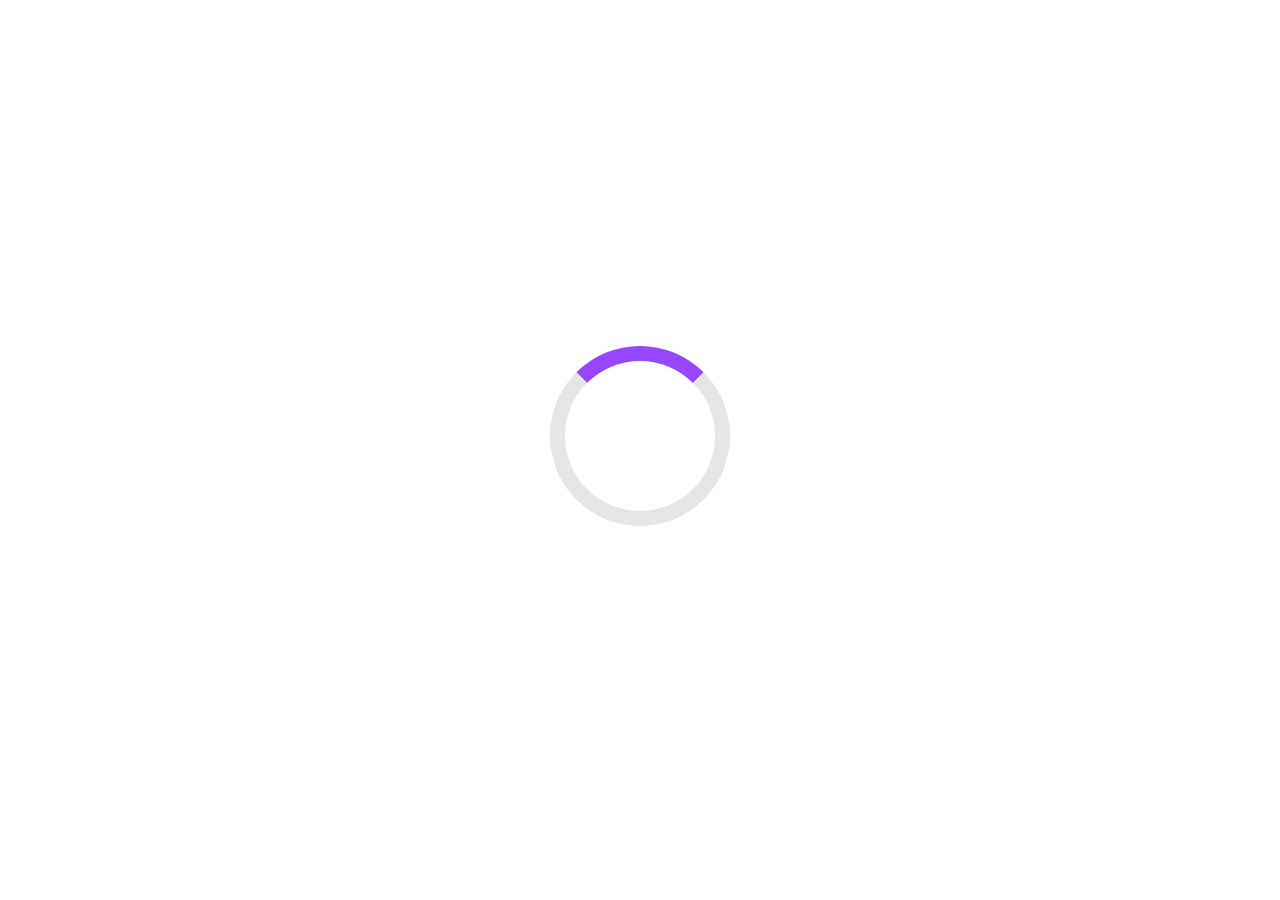
<file: index.html>
<!DOCTYPE html>
<html lang="pt-br">

<head>
    <meta charset="UTF-8">
    <meta http-equiv="X-UA-Compatible"
        content="IE=edge">
    <meta name="viewport"
        content="width=device-width, initial-scale=1.0">
    <link rel="stylesheet"
        href="./index.css">
    <title>Open Music</title>
</head>

<body>
    <div class="c-loader"></div>
</body>

<script>
    setTimeout(function () {
        window.location.href = "./pages/home/index.html"
    }, 3000)
    const html = document.querySelector("html")
    const preferenciaDm = localStorage.getItem("darkMode")
    if (preferenciaDm) {
        html.classList.toggle("darkMode")
    }
</script>

</html>
</file>
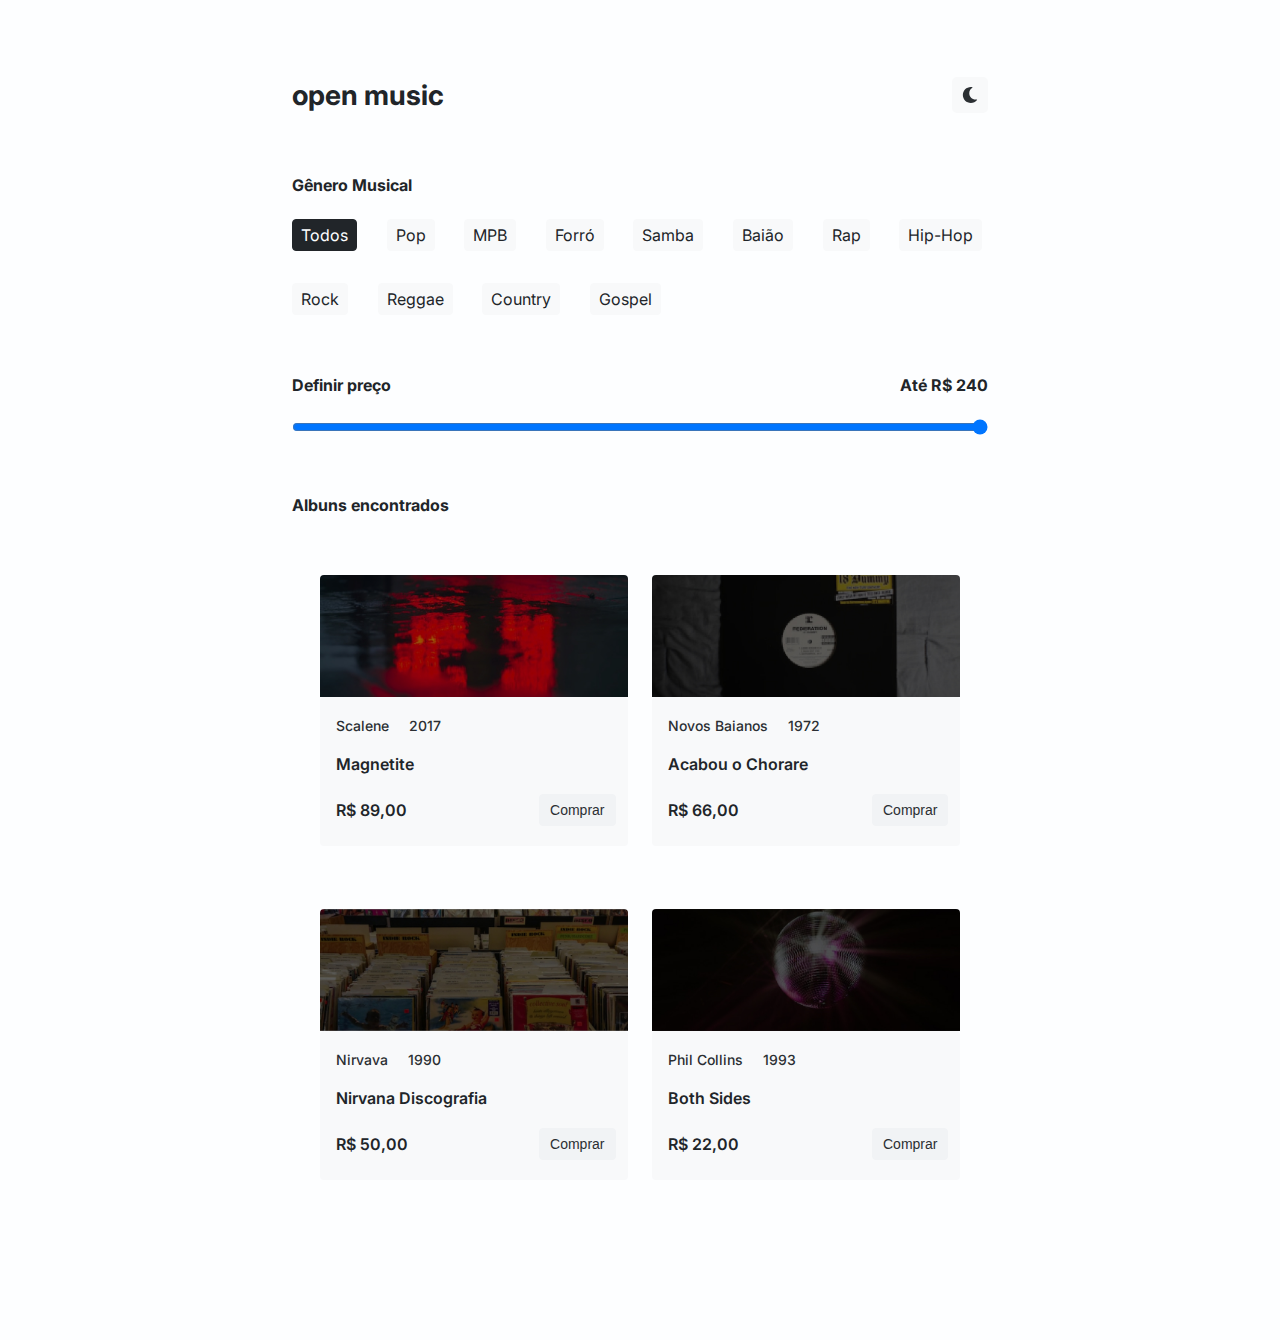
<file: pages/home/index.html>
<!DOCTYPE html>
<html lang="pt-br">

<head>
  <meta charset="UTF-8" />
  <meta http-equiv="X-UA-Compatible"
    content="IE=edge" />
  <meta name="viewport"
    content="width=device-width, initial-scale=1.0" />
  <link rel="stylesheet"
    href="../../styles/globalStyles.css" />
  <link rel="stylesheet"
    href="./index.css" />
  <script defer
    src="../../scripts/theme.js"></script>
  <script defer
    src="./productsData.js"></script>
  <script defer
    src="./index.js"></script>
  <title>Open Music</title>
</head>

<body>
  <div class="container">
    <header>
      <h1>open music</h1>
      <button type="button"
        id="darkMode">
        <img src="../../assets/moon.svg"
          id="darkModeIcon">
      </button>
    </header>

    <main>
      <div class="selecaoCategorias">
        <h2>Gênero Musical</h2>
        <div id="listaCategorias">
        </div>
      </div>

      <div class="escolhaDePreco">
        <div class="preco">
          <h2>Definir preço</h2>
          <h2>Até R$ 240</h2>
        </div>
        <input type="range"
          id="range"
          class="range"
          min="0"
          max="240"
          value="240">
      </div>

      <div class="albuns">
        <h2>Albuns encontrados</h2>
        <ul id="listaAlbuns"></ul>
      </div>

    </main>

    <footer></footer>

  </div>
</body>

</html>
</file>
<file: index.css>
body {
    display: flex;
    height: 95vh;
    align-items: center;
    justify-content: center;
}

.c-loader {
    animation: is-rotating 1s infinite;
    border: 15px solid #e5e5e5;
    border-radius: 50%;
    border-top-color: #9747ff;
    height: 150px;
    width: 150px;
}

@keyframes is-rotating {
    to {
        transform: rotate(1turn);
    }
}
</file>
<file: styles/globalStyles.css>
@import url("https://fonts.googleapis.com/css2?family=Inter:wght@400;500;600;700&family=Nunito:wght@600&display=swap");

* {
  margin: 0;
  padding: 0;
  box-sizing: border-box;
}

:root {
  --color-brand-1:#9747ff;
  --color-grey-0: #15171a;
  --color-grey-1: #212529;
  --color-grey-2: #2b2f33;
  --color-grey-3: #868e96;
  --color-grey-4: #adb5bd;
  --color-grey-5: #ced4da;
  --color-grey-6: #dee2e6;
  --color-grey-7: #f1f3f5;
  --color-grey-8: #f8f9fa;
  --color-grey-9: #fdfeff;

  --color-disable-fixed: #212529;
  --color-actived-fixed: #2b2f33;
  --color-white-fixed: #ffffff;

  --font-1: 1.75rem; /* 28 px */
  --font-2: 1rem; /* 16 px */
  --font-3: 0.875rem; /* 14 px */

  --radius-1: 0.25rem;
  --container: 45rem;

  --background: var(--color-grey-9)
}

.darkMode:root{
  --color-brand-1:#9747ff;
  --color-grey-0: #fdfeff;
  --color-grey-1: #f8f9fa;
  --color-grey-2: #f1f3f5;
  --color-grey-3: #dee2e6;
  --color-grey-4: #ced4da;
  --color-grey-5: #adb5bd;
  --color-grey-6: #868e96;
  --color-grey-7: #2b2f33;
  --color-grey-8: #212529;
  --color-grey-9: #15171a;

  --color-disable-fixed: #212529;
  --color-actived-fixed: #2b2f33;
  --color-white-fixed: #ffffff;

  --font-1: 1.75rem; /* 28 px */
  --font-2: 1rem; /* 16 px */
  --font-3: 0.875rem; /* 14 px */

  --radius-1: 0.25rem;
  --container: 45rem;

  --background: var(--color-grey-9);
}

body {
  font-family: "Inter", sans-serif;
  font-style: normal;
  -webkit-font-smoothing: antialiased;
  background-color: var(--background);
  margin-top: 4.8rem;
}

.container {
  width: var(--container);
  max-width: 100%;
  padding: 0 0.75rem;
  margin: 0 auto;
}

* {
  text-decoration: none;
  list-style: none;
}

h2{
  font-size: var(--font-2);
  color: var(--color-grey-1);
}
</file>
<file: pages/home/index.css>
header {
    display: flex;
    align-items: center;
    justify-content: space-between;
}

header>h1 {
    font-size: var(--font-1);
    color: var(--color-grey-1);
}



#darkMode {
    display: flex;
    justify-content: center;
    align-items: center;
    border: none;
    background: none;
}

main {
    margin-top: 3.875rem;
}

.selecaoCategorias {
    display: flex;
    flex-direction: column;
    gap: 24px;
}

#listaCategorias {
    display: flex;
    column-gap: 1.85rem;
    row-gap: 2rem;
    flex-wrap: wrap;
}

.filtroEstilos {
    display: flex;
    justify-content: center;
    align-items: center;
    padding: 0 0.5rem;

    width: fit-content;
    height: 2rem;

    color: var(--color-grey-1);

    background: var(--color-grey-8);

    border: 1px solid var(--color-grey-8);
    border-radius: 4px;

    font-size: var(--font-2);
}

.radio:checked+.filtroEstilos {
    background: var(--color-grey-1);
    color: var(--color-grey-9);

    border: 1px solid var(--color-grey-1);
}

.escolhaDePreco {
    margin-top: 3.75rem;
    display: flex;
    flex-direction: column;
    gap: 1.5rem;
}

.escolhaDePreco>div {
    display: flex;
    justify-content: space-between;
    align-content: center;
}

.albuns {
    margin-top: 3.75rem;
}

#listaAlbuns {
    margin-top: 3.75rem;
    display: flex;
    flex-wrap: wrap;
    row-gap: 3.9rem;
    column-gap: 1.56rem;
    justify-content: center;
}

#listaAlbuns>li {
    display: flex;
    width: 19.25rem;
    flex-direction: column;
}

#listaAlbuns>li>img {
    width: 100%;
    object-fit: cover;
    border-radius: 4px 4px 0px 0px;
}

.conteudo {
    display: flex;
    flex-direction: column;
    padding: 20px 12px 20px 16px;
    gap: 20px;
    background: var(--color-grey-8);

    border-radius: 4px;
}

.informacoes {
    display: flex;
    gap: 1.25rem;
}

.informacoes>span {
    font-weight: 500;
    font-size: var(--font-3);

    color: var(--color-grey-2);
}



.comprar {
    display: flex;
    align-items: center;
    justify-content: space-between;
}

.conteudo>h3 {
    font-weight: 600;
    font-size: var(--font-2);

    color: var(--color-grey-1);
}

.comprar>span {
    font-weight: 600;
    font-size: var(--font-2);

    color: var(--color-grey-1);
}

.comprar>button {
    display: flex;
    justify-content: center;
    align-items: center;
    padding: 0px 0.5rem;

    width: 4.78rem;
    height: 2rem;

    background: var(--color-grey-7);

    border: 1px solid var(--color-grey-7);
    border-radius: 4px;

    font-weight: 500;
    font-size: var(--font-3);

    color: var(--color-grey-2);
}


footer {
    height: 10rem;
}
</file>
